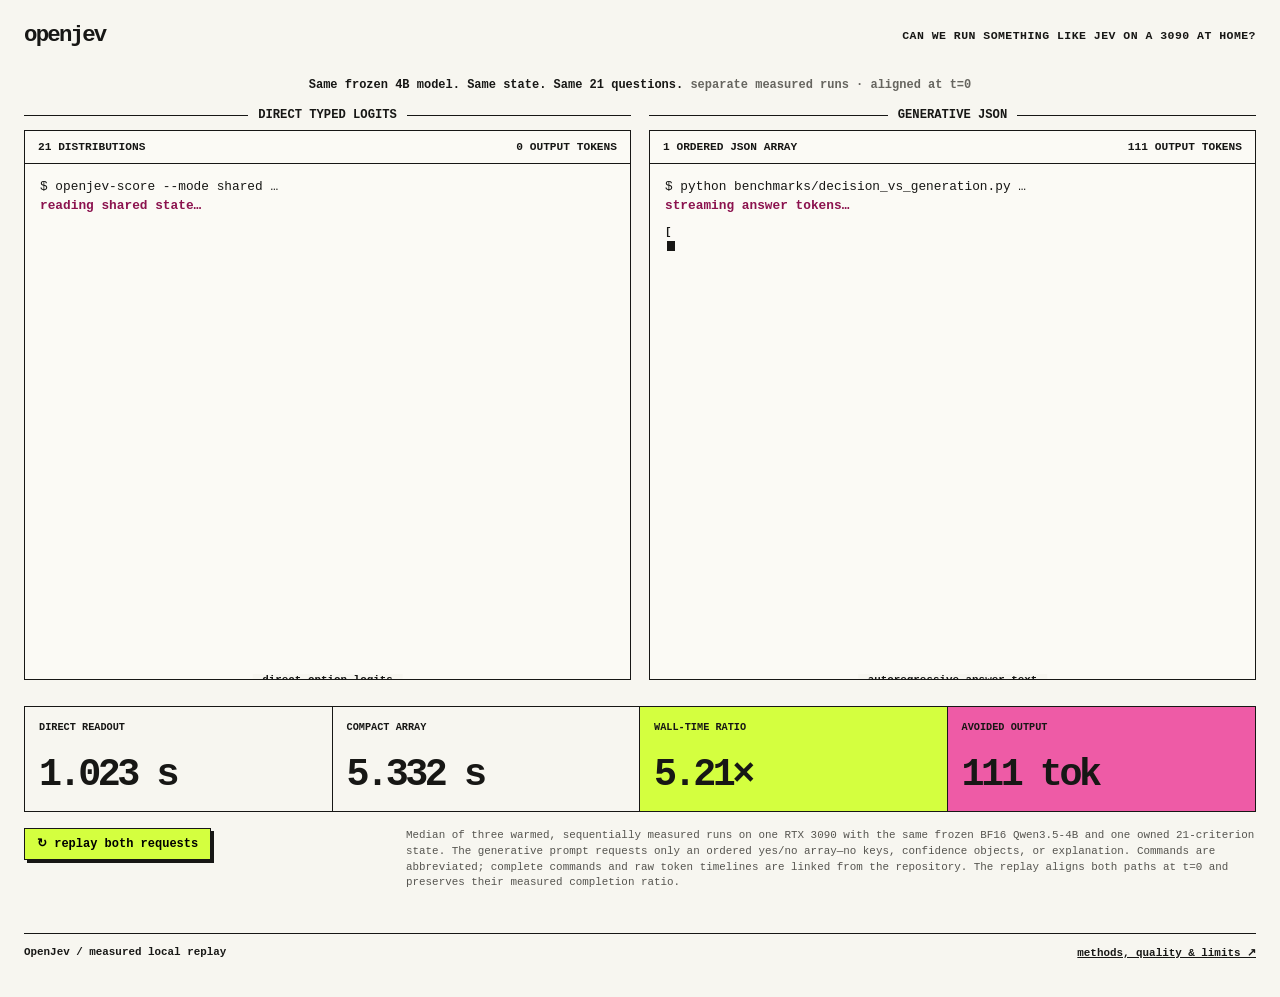
<file: demo/index.html>
<!doctype html>
<html lang="en">
  <head>
    <meta charset="utf-8" />
    <meta name="viewport" content="width=device-width, initial-scale=1" />
    <meta name="description" content="Measured replay: typed decision logits versus autoregressive JSON on one RTX 3090." />
    <title>OpenJev — decisions versus generated tokens</title>
    <style>
      :root { --ink:#171715; --paper:#f7f6f0; --soft:#dfded7; --lime:#d4ff3f; --pink:#ee5ba6; }
      * { box-sizing:border-box; }
      html, body { margin:0; min-height:100%; background:var(--paper); color:var(--ink); scrollbar-width:none; }
      ::-webkit-scrollbar { display:none; }
      body { font-family:ui-monospace,SFMono-Regular,Menlo,Monaco,Consolas,"Liberation Mono",monospace; }
      .page { width:min(1500px,100%); margin:auto; padding:22px 24px 38px; }
      .mast { display:flex; align-items:center; justify-content:space-between; gap:18px; }
      .brand { font-size:1.4rem; font-weight:900; letter-spacing:-.08em; }
      .tagline { font-size:.72rem; font-weight:800; text-transform:uppercase; letter-spacing:.04em; }
      .brief { margin:28px auto 14px; text-align:center; font-size:.75rem; font-weight:800; line-height:1.5; }
      .brief span { color:#66655f; }
      .labels { display:grid; grid-template-columns:1fr 1fr; gap:18px; }
      .label { display:flex; align-items:center; gap:10px; font-size:.76rem; font-weight:900; }
      .label::before,.label::after { content:""; height:1px; flex:1; background:var(--ink); }
      .race { display:grid; grid-template-columns:1fr 1fr; gap:18px; margin-top:8px; }
      .terminal { position:relative; height:550px; border:1.5px solid var(--ink); background:#fbfaf5; overflow:hidden; }
      .terminal::after { content:attr(data-name); position:absolute; bottom:-7px; left:50%; transform:translateX(-50%); padding:0 10px; background:var(--paper); font-size:.68rem; font-weight:700; }
      .terminal-head { display:flex; justify-content:space-between; gap:10px; padding:10px 13px; border-bottom:1px solid var(--ink); font-size:.7rem; font-weight:800; }
      .command { padding:13px 15px 10px; min-height:60px; font-size:.8rem; line-height:1.5; }
      .command b { color:#8b124e; }
      pre { margin:0; padding:0 15px 52px; height:440px; overflow:hidden; white-space:pre-wrap; overflow-wrap:anywhere; font:600 .67rem/1.31 ui-monospace,SFMono-Regular,Menlo,Monaco,Consolas,"Liberation Mono",monospace; }
      .cursor { display:inline-block; width:8px; height:1em; margin-left:2px; background:var(--ink); vertical-align:-2px; animation:blink .8s steps(1) infinite; }
      @keyframes blink { 50% { opacity:0; } }
      .stats { position:absolute; left:15px; right:15px; bottom:14px; display:flex; justify-content:space-between; gap:10px; padding-top:8px; border-top:1px dashed #8d8c85; font-size:.69rem; font-weight:800; opacity:0; }
      .done .stats { opacity:1; }
      .typed.done { box-shadow:inset 0 -7px 0 var(--lime); }
      .generated.done { box-shadow:inset 0 -7px 0 var(--pink); }
      .score { margin:26px 0 0; display:grid; grid-template-columns:repeat(4,1fr); border:1.5px solid var(--ink); }
      .fact { min-height:104px; padding:14px; border-right:1.5px solid var(--ink); }
      .fact:last-child { border:0; }
      .fact small { display:block; margin-bottom:20px; font-size:.64rem; font-weight:800; text-transform:uppercase; }
      .fact b { display:block; font-size:clamp(1.45rem,3vw,2.55rem); letter-spacing:-.09em; }
      .fact:nth-child(3) { background:var(--lime); }
      .fact:nth-child(4) { background:var(--pink); }
      .controls { display:flex; justify-content:space-between; align-items:flex-start; gap:18px; margin-top:16px; }
      button { cursor:pointer; border:1.5px solid var(--ink); background:var(--lime); box-shadow:3px 3px 0 var(--ink); padding:9px 12px; font:900 .75rem/1 ui-monospace,monospace; }
      button:active { transform:translate(2px,2px); box-shadow:1px 1px 0 var(--ink); }
      .note { max-width:850px; margin:0; color:#55544f; font-size:.68rem; line-height:1.45; }
      .footer { display:flex; justify-content:space-between; gap:20px; margin-top:42px; padding-top:12px; border-top:1.5px solid var(--ink); font-size:.68rem; font-weight:700; }
      .footer a { color:inherit; }
      @media (max-width:800px) {
        .page { padding:16px 12px 28px; }
        .mast { align-items:flex-start; }
        .tagline { max-width:210px; text-align:right; }
        .labels { display:none; }
        .race { grid-template-columns:1fr; }
        .terminal { height:500px; }
        pre { height:390px; font-size:.65rem; }
        .score { grid-template-columns:1fr 1fr; }
        .fact:nth-child(2) { border-right:0; }
        .fact { border-bottom:1.5px solid var(--ink); }
        .fact:nth-child(3),.fact:nth-child(4) { border-bottom:0; }
        .controls { flex-direction:column; }
      }
      @media (prefers-reduced-motion:reduce) { .cursor { animation:none; } }
    </style>
  </head>
  <body>
    <main class="page">
      <header class="mast">
        <div class="brand">openjev</div>
        <div class="tagline">Can we run something like Jev on a 3090 at home?</div>
      </header>

      <div class="brief">Same frozen 4B model. Same state. Same 21 questions. <span>separate measured runs · aligned at t=0</span></div>
      <div class="labels" aria-hidden="true"><div class="label">DIRECT TYPED LOGITS</div><div class="label">GENERATIVE JSON</div></div>

      <section class="race" aria-label="Measured replay of direct typed decisions and autoregressive JSON generation">
        <article class="terminal typed" id="typed" data-name="direct option logits">
          <div class="terminal-head"><span>21 DISTRIBUTIONS</span><span>0 OUTPUT TOKENS</span></div>
          <div class="command">$ openjev-score --mode shared …<br /><b id="typed-status">reading shared state…</b></div>
          <pre id="typed-output"></pre>
          <div class="stats"><span>median 1.023s · 3 runs</span><span>21 typed probability pairs</span></div>
        </article>

        <article class="terminal generated" id="generated" data-name="autoregressive answer text">
          <div class="terminal-head"><span>1 ORDERED JSON ARRAY</span><span>111 OUTPUT TOKENS</span></div>
          <div class="command">$ python benchmarks/decision_vs_generation.py …<br /><b id="generated-status">prefilling… waiting for first token…</b></div>
          <pre><span id="generated-output"></span><span class="cursor" id="cursor"></span></pre>
          <div class="stats"><span>median 5.332s · 3 runs</span><span>valid JSON · 21 values</span></div>
        </article>
      </section>

      <section class="score" aria-label="Measured comparison">
        <div class="fact"><small>Direct readout</small><b>1.023 s</b></div>
        <div class="fact"><small>Compact array</small><b>5.332 s</b></div>
        <div class="fact"><small>Wall-time ratio</small><b>5.21×</b></div>
        <div class="fact"><small>Avoided output</small><b>111 tok</b></div>
      </section>

      <div class="controls">
        <button id="replay" type="button">↻ replay both requests</button>
        <p class="note">Median of three warmed, sequentially measured runs on one RTX 3090 with the same frozen BF16 Qwen3.5-4B and one owned 21-criterion state. The generative prompt requests only an ordered yes/no array—no keys, confidence objects, or explanation. Commands are abbreviated; complete commands and raw token timelines are linked from the repository. The replay aligns both paths at t=0 and preserves their measured completion ratio.</p>
      </div>

      <footer class="footer"><span>OpenJev / measured local replay</span><a href="../docs/RESULTS.md">methods, quality &amp; limits ↗</a></footer>
    </main>

    <script>
      (() => {
        const directSeconds = 1.023019488;
        const firstTokenSeconds = 0.488865766;
        const generationSeconds = 5.331690029;
        const replayMilliseconds = 12000;
        const typedText = `{
  "actor identified?":      {"yes": 0.41, "no": 0.59},
  "action described?":      {"yes": 0.62, "no": 0.38},
  "time specified?":        {"yes": 0.01, "no": 0.99},
  "quantity stated?":       {"yes": 0.01, "no": 0.99},
  "claim denied?":          {"yes": 0.53, "no": 0.47},
  "uncertainty expressed?": {"yes": 0.59, "no": 0.41},
  "action authorized?":     {"yes": 0.05, "no": 0.95},
  "action completed?":      {"yes": 0.15, "no": 0.85},
  "action failed?":         {"yes": 0.80, "no": 0.20},
  "customer request?":      {"yes": 0.03, "no": 0.97},
  "policy stated?":         {"yes": 0.01, "no": 0.99},
  "policy exception?":      {"yes": 0.05, "no": 0.95},
  "direct evidence?":       {"yes": 0.75, "no": 0.25},
  "claims contradict?":     {"yes": 0.12, "no": 0.88},
  "information missing?":   {"yes": 0.73, "no": 0.27},
  "personal data?":         {"yes": 0.13, "no": 0.87},
  "financial matter?":      {"yes": 0.03, "no": 0.97},
  "technical system?":      {"yes": 0.03, "no": 0.97},
  "options compared?":      {"yes": 0.02, "no": 0.98},
  "human review needed?":   {"yes": 0.07, "no": 0.93},
  "safe to automate?":      {"yes": 0.15, "no": 0.85}
}`;
        const generatedText = `[
  "yes",
  "yes",
  "no",
  "no",
  "no",
  "no",
  "no",
  "no",
  "yes",
  "no",
  "no",
  "no",
  "yes",
  "no",
  "yes",
  "no",
  "no",
  "no",
  "no",
  "no",
  "no"
]`;
        const typed = document.querySelector('#typed');
        const generated = document.querySelector('#generated');
        const typedOutput = document.querySelector('#typed-output');
        const generatedOutput = document.querySelector('#generated-output');
        const typedStatus = document.querySelector('#typed-status');
        const generatedStatus = document.querySelector('#generated-status');
        const cursor = document.querySelector('#cursor');
        let frame = 0;
        let started = 0;
        function tick(now) {
          if (!started) started = now;
          const measured = Math.min((now - started) / replayMilliseconds, 1) * generationSeconds;
          if (measured >= firstTokenSeconds) {
            generatedStatus.textContent = 'streaming answer tokens…';
            const progress = Math.min((measured - firstTokenSeconds) / (generationSeconds - firstTokenSeconds), 1);
            generatedOutput.textContent = generatedText.slice(0, Math.floor(generatedText.length * progress));
          }
          if (measured >= directSeconds && !typed.classList.contains('done')) {
            typedOutput.textContent = typedText;
            typedStatus.textContent = '21 typed distributions returned together';
            typed.classList.add('done');
          }
          if (measured >= generationSeconds) {
            generatedOutput.textContent = generatedText;
            generatedStatus.textContent = 'JSON complete';
            generated.classList.add('done');
            cursor.hidden = true;
          } else {
            frame = requestAnimationFrame(tick);
          }
        }
        function restart() {
          cancelAnimationFrame(frame);
          started = 0;
          typed.classList.remove('done');
          generated.classList.remove('done');
          typedOutput.textContent = '';
          generatedOutput.textContent = '';
          typedStatus.textContent = 'reading shared state…';
          generatedStatus.textContent = 'prefilling… waiting for first token…';
          cursor.hidden = false;
          frame = requestAnimationFrame(tick);
        }
        document.querySelector('#replay').addEventListener('click', restart);
        const captureDelay = new URLSearchParams(location.search).has('capture') ? 1800 : 0;
        window.setTimeout(restart, captureDelay);
      })();
    </script>
  </body>
</html>
</file>
